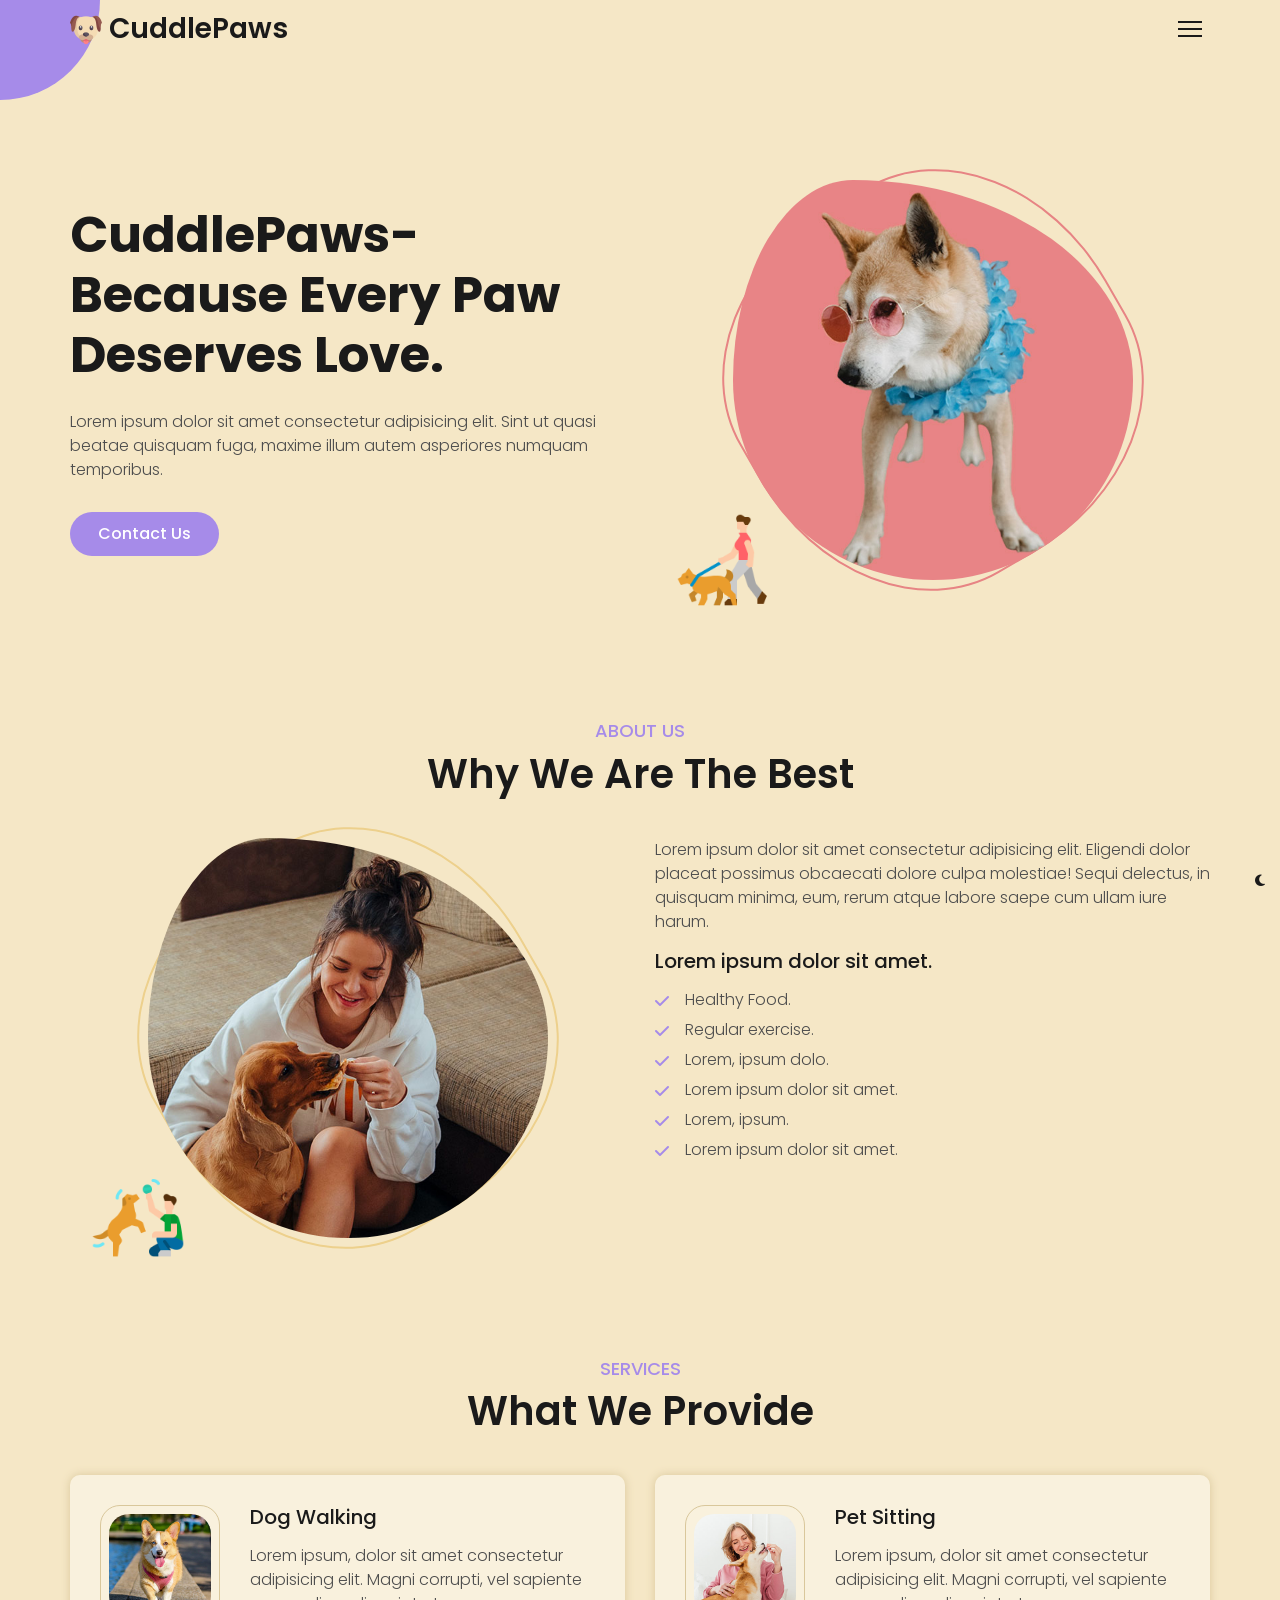
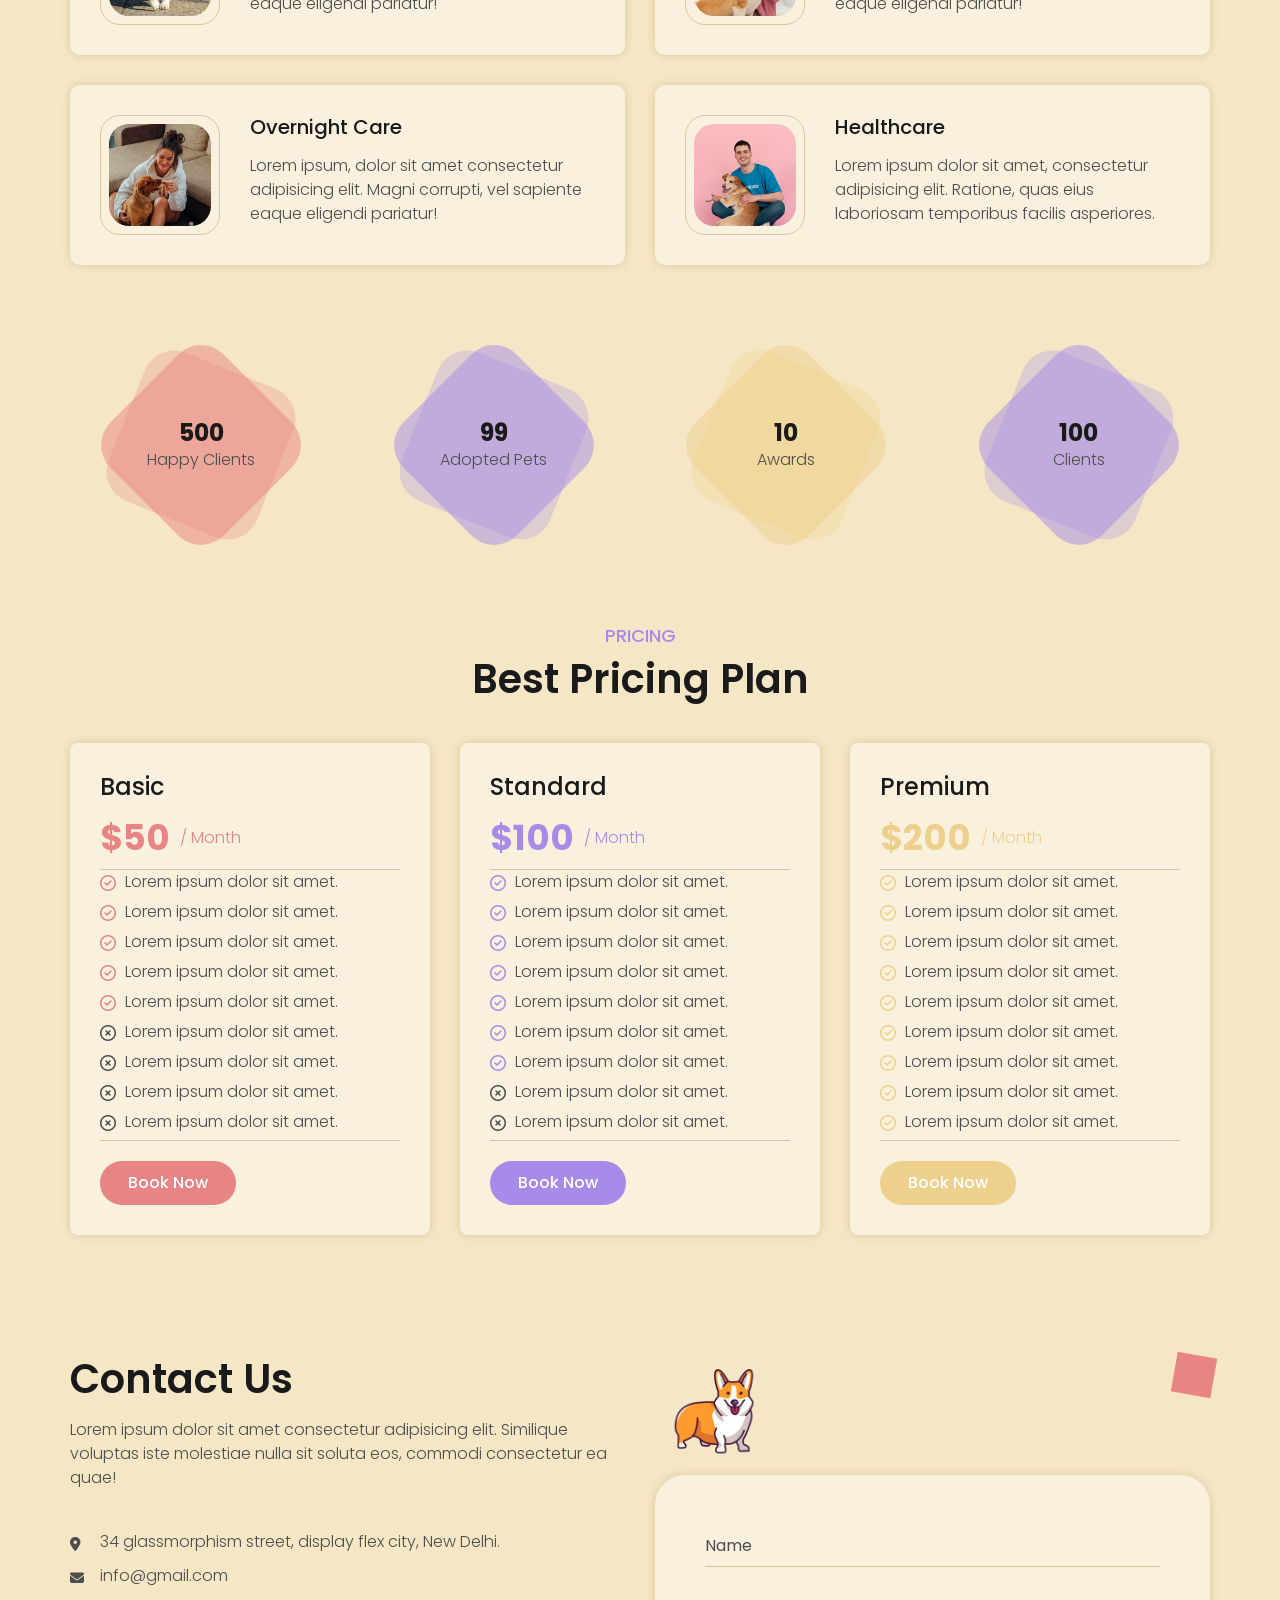
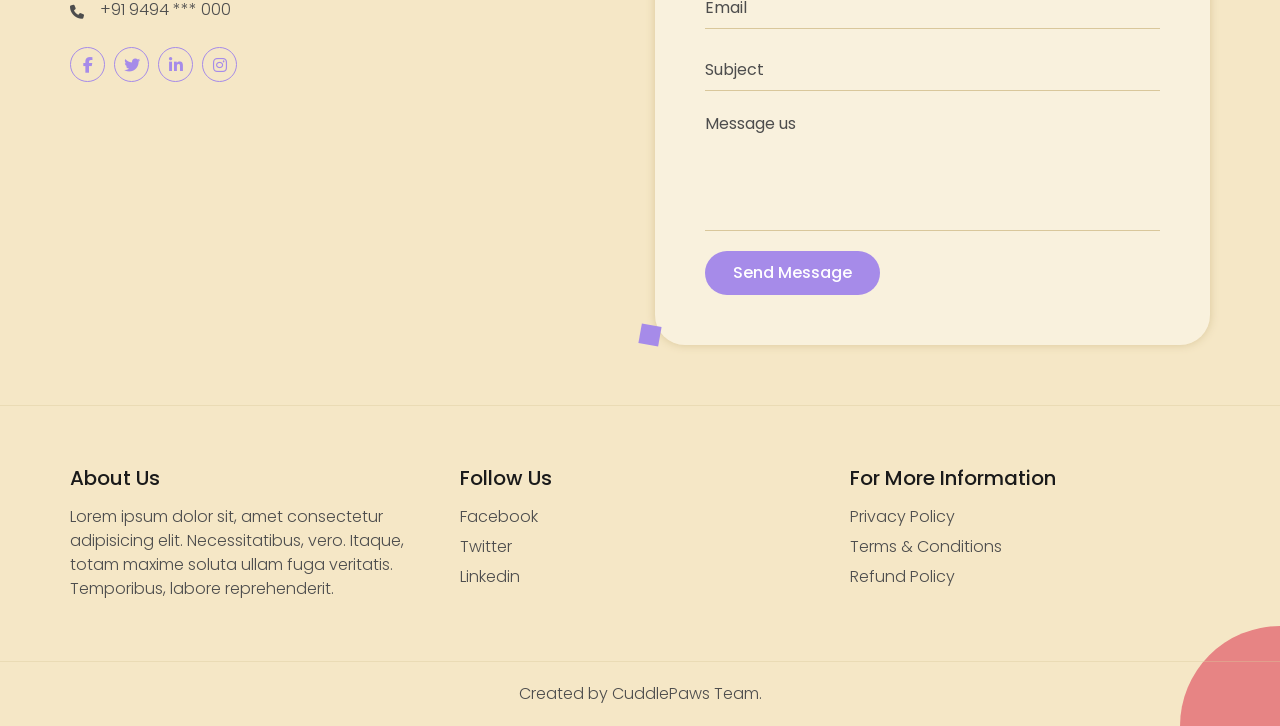
<file: index.html>
<!DOCTYPE html>
<html lang="en">
<head>
    <meta charset="UTF-8">
    <meta name="viewport" content="width=device-width, initial-scale=1.0">
    <title>CuddlePaws- Pet Care </title>
    <link rel="stylesheet" href="font-awesome.css">
    <link rel="stylesheet" href="style.css">
</head>
<body>
    <!-- preloader start -->
     <div class="preloader js-preloader">
        <img src="img/logo.png" alt="preloader">

     </div>

     <!-- preloader end -->


    <!-- header start -->
     <header class="header">
        <div class="container">
            <div class="header-main">
                <div class="logo">
                    <a href="#" ><img src="img/logo.png" alt="logo">CuddlePaws</a>
                </div>
                <button type="button" class="nav-toggler js-nav-toggler">
                    <span></span>
                </button>
                <nav class="nav js-nav">
                    <ul>
                        <li style="--item:0"><a href="#home">home</a></li>
                        <li style="--item:1"><a href="#about">about</a></li>
                        <li style="--item:2"><a href="#services">services</a></li>
                        <li style="--item:3"><a href="#pricing">pricing</a></li>
                        <li style="--item:4"><a href="#contact">contact</a></li>
                    </ul>
                </nav>
            </div>
        </div>
     </header>
     <!-- header end -->
    <!-- home section start -->
     <section class="home" id="home">
        <div class="container">
            <div class="row">
                <div class="home-text">
                    <h1>CuddlePaws-Because Every Paw Deserves Love.</h1>
                    <p>Lorem ipsum dolor sit amet consectetur adipisicing elit. Sint ut quasi beatae quisquam fuga, maxime illum autem asperiores numquam temporibus.</p>
                    <a href="#contact" class="btn">contact us</a>
                </div>
                <div class="home-img">
                <div class="fancy-br-box">
                    <img src="img/home-img.jpg" alt="img">
                    <div class="icon-box">
                        <img src="img/icon/1.png" alt="icon">
                    </div>
                </div>  
                </div>
            </div>
        </div>
     </section>
     <!-- home section end -->
      <!-- about section start -->
        <section class="about section-padding" id="about">
            <div class="container">
                <div class="section-title">
                    <h2 class="title">about us</h2>
                    <p class="sub-title">Why we are the best</p>
                </div>
                <div class="row">
                    <div class="about-img">
                        <div class="fancy-br-box">
                            <img src="img/about-img.jpg" alt="img">
                        <div class="icon-box">
                            <img src="img/icon/2.png" alt="icon">
                        </div>
                    </div>
                    </div>
                    <div class="about-text">
                       <p>Lorem ipsum dolor sit amet consectetur adipisicing elit. Eligendi dolor placeat possimus obcaecati dolore culpa molestiae! Sequi delectus, in quisquam minima, eum, rerum atque labore saepe cum ullam iure harum.</p> 
                       <h3>Lorem ipsum dolor sit amet.</h3>
                       <ul>
                      <li><i class="fas fa-check"></i> Healthy Food.</li>
                        <li><i class="fas fa-check"></i>Regular exercise.</li>
                        <li> <i class="fas fa-check"></i>Lorem, ipsum dolo.</li>
                        <li> <i class="fas fa-check"></i>Lorem ipsum dolor sit amet.</li>
                        <li><i class="fas fa-check"></i>Lorem, ipsum.</li>
                         <li> <i class="fas fa-check"></i>Lorem ipsum dolor sit amet.</li> 
                       </ul>                   
                    </div>
                </div>
                </div>
            
        </section>
       <!-- about section end  -->

         <!-- services section start -->
          <section class="services section-padding" id="services">
            <div class="container">
                <div class="section-title">
                    <h2 class="title">services</h2>
                    <p class="sub-title">What we provide</p>
                </div>
                <div class="row">
                    <!-- services item start -->
                    <div class="services-item">
                        <div class="img-box">
                            <img src="img/service/1.jpg" alt="img">
                        </div>
                        <div class="text">
                            <h3>dog walking</h3>
                            <p>Lorem ipsum, dolor sit amet consectetur adipisicing elit. Magni corrupti, vel sapiente eaque eligendi pariatur!</p>
                        </div>
                        </div>
                   <!--  services item end  -->
               <!-- services item start -->
               <div class="services-item">
                     <div class="img-box">
                <img src="img/service/2.jpg" alt="img">
                     </div>
                <div class="text">
                  <h3>pet sitting</h3>
             <p>Lorem ipsum, dolor sit amet consectetur adipisicing elit. Magni corrupti, vel sapiente eaque eligendi pariatur!</p>
                     </div>
                     </div>
           <!--  services item end  -->
                    <!-- services item start -->
                     <div class="services-item">
                        <div class="img-box">
                            <img src="img/service/3.jpg" alt="img">
                        </div>
                        <div class="text">
                            <h3>overnight care</h3>
                            <p>Lorem ipsum, dolor sit amet consectetur adipisicing elit. Magni corrupti, vel sapiente eaque eligendi pariatur!</p>
                        </div>
                        </div>
                   <!--  services item end  -->
                     <!-- services item start -->
                      <div class="services-item">
                        <div class="img-box">
                            <img src="img/service/4.jpg" alt="img">
                        </div>
                        <div class="text">
                            <h3>healthcare</h3>
                            <p>Lorem ipsum dolor sit amet, consectetur adipisicing elit. Ratione, quas eius laboriosam temporibus facilis asperiores.</p>
                        </div>
                      </div>
                      <!--  services item end  -->
                </div>
            </div>
          </section>
         <!-- services section end -->


          <!-- fun fact section start -->
           <section class="funfact">
            <div class="container">
                <div class="row">
            <!-- fun fact item start -->
             <div class="fun-fact-item">
                <div class="box">
                    <h2>500</h2>
                    <p>happy clients</p>
                </div>
             </div>
                    <!-- fun fact item start -->
             <div class="fun-fact-item">
                <div class="box">
                    <h2>99</h2>
                    <p>adopted pets</p>
                </div>
             </div>
                <!-- fun fact item start -->
             <div class="fun-fact-item">
                <div class="box">
                    <h2>10</h2>
                    <p>awards</p>
                </div>
             </div>
                <!-- fun fact item start -->
             <div class="fun-fact-item">
                <div class="box">
                    <h2>100</h2>
                    <p>clients</p>
                </div>
             </div>
             <!-- fun fact item end -->

                </div>
            </div>
           </section>
           <!-- fun fact section end -->

            <!-- pricing section start -->
             <section class="pricing section-padding" id="pricing">
                <div class="container">
                    <div class="section-title">
                        <h2 class="title">pricing</h2>
                        <p class="sub-title">best pricing plan</p>
                    </div>
                    <div class="row">
                        <!-- pricing item start -->
                         <div class="pricing-item pricing-1">
                            <div  class="pricing-header">
                                <h3 data-text="basic"><span>basic</span></h3>
                                <div class="price">
                                    $50<span>/ Month</span>
                                </div>
                            </div>
                            <div class="pricing-body">
                                <ul>
                                    <li><i class="far fa-check-circle"></i>Lorem ipsum dolor sit amet.</li>
                                    <li><i class="far fa-check-circle"></i>Lorem ipsum dolor sit amet.</li>
                                    <li><i class="far fa-check-circle"></i>Lorem ipsum dolor sit amet.</li>
                                    <li><i class="far fa-check-circle"></i>Lorem ipsum dolor sit amet.</li>
                                    <li><i class="far fa-check-circle"></i>Lorem ipsum dolor sit amet.</li>
                                    <li><i class="far fa-times-circle"></i>Lorem ipsum dolor sit amet.</li>
                                    <li><i class="far fa-times-circle"></i>Lorem ipsum dolor sit amet.</li>
                                    <li><i class="far fa-times-circle"></i>Lorem ipsum dolor sit amet.</li>
                                    <li><i class="far fa-times-circle"></i>Lorem ipsum dolor sit amet.</li>
                                  </ul>
                            </div>
                            <div class="pricing-footer">
                             <a href="#" class="btn">book now</a>   
                            </div>
                         </div>
                         <!-- pricing item end -->
                            <!-- pricing item start -->
                         <div class="pricing-item pricing-2">
                            <div  class="pricing-header">
                                <h3 data-text="standard"><span>standard</span></h3>
                                <div class="price">
                                    $100<span>/ Month</span>
                                </div>
                            </div>
                            <div class="pricing-body">
                                <ul>
                                    <li><i class="far fa-check-circle"></i>Lorem ipsum dolor sit amet.</li>
                                    <li><i class="far fa-check-circle"></i>Lorem ipsum dolor sit amet.</li>
                                    <li><i class="far fa-check-circle"></i>Lorem ipsum dolor sit amet.</li>
                                    <li><i class="far fa-check-circle"></i>Lorem ipsum dolor sit amet.</li>
                                    <li><i class="far fa-check-circle"></i>Lorem ipsum dolor sit amet.</li>
                                    <li><i class="far fa-check-circle"></i>Lorem ipsum dolor sit amet.</li>
                                    <li><i class="far fa-check-circle"></i>Lorem ipsum dolor sit amet.</li>
                                    <li><i class="far fa-times-circle"></i>Lorem ipsum dolor sit amet.</li>
                                    <li><i class="far fa-times-circle"></i>Lorem ipsum dolor sit amet.</li>
                                  </ul>
                            </div>
                            <div class="pricing-footer">
                             <a href="#" class="btn">book now</a>   
                            </div>
                         </div>
                         <!-- pricing item end -->
                            <!-- pricing item start -->
                         <div class="pricing-item pricing-3">
                            <div  class="pricing-header">
                                <h3 data-text="premium"><span>premium</span></h3>
                                <div class="price">
                                    $200<span>/ Month</span>
                                </div>
                            </div>
                            <div class="pricing-body">
                                <ul>
                                    <li><i class="far fa-check-circle"></i>Lorem ipsum dolor sit amet.</li>
                                    <li><i class="far fa-check-circle"></i>Lorem ipsum dolor sit amet.</li>
                                    <li><i class="far fa-check-circle"></i>Lorem ipsum dolor sit amet.</li>
                                    <li><i class="far fa-check-circle"></i>Lorem ipsum dolor sit amet.</li>
                                    <li><i class="far fa-check-circle"></i>Lorem ipsum dolor sit amet.</li>
                                    <li><i class="far fa-check-circle"></i>Lorem ipsum dolor sit amet.</li>
                                    <li><i class="far fa-check-circle"></i>Lorem ipsum dolor sit amet.</li>
                                    <li><i class="far fa-check-circle"></i>Lorem ipsum dolor sit amet.</li>
                                    <li><i class="far fa-check-circle"></i>Lorem ipsum dolor sit amet.</li>
                                  </ul>
                            </div>
                            <div class="pricing-footer">
                             <a href="#" class="btn">book now</a>   
                            </div>
                        </div>
                         <!-- pricing item end -->
                        </div>
                    </div>
                 </section>
                     <!-- pricing section end -->

                          <!-- contact section start -->
                           <section class="contact section-padding" id="contact">
                            <div class="container">
                                <div class="row">
                                    <div class="contact-details">
                                        <div class="section-title">
                                            <p class="sub-title">contact us</p>
                                        </div>
                                        <div class="text-1">
                                            <p>Lorem ipsum dolor sit amet consectetur adipisicing elit. Similique voluptas iste molestiae nulla sit soluta eos, commodi consectetur ea quae!</p>
                                        </div>
                                        <div class="contact-info">
                                            <div class="contact-info-item">
                                                <i class="fas fa-map-marker-alt"></i>
                                                <p>34 glassmorphism street, display flex city, New Delhi.</p>
                                            </div>
                                            <div class="contact-info-item">
                                                <i class="fas fa-envelope"></i>
                                                <p>info@gmail.com</p>
                                            </div>
                                            <div class="contact-info-item">
                                                <i class="fas fa-phone"></i>
                                                <p>+91 9494 *** 000</p>
                                            </div>
                                        </div>
                                        <div class="social-links">
                                            <a href="#" title="facebook"><i class="fab fa-facebook-f"></i></a>
                                            <a href="#" title="twitter"><i class="fab fa-twitter"></i></a>
                                            <a href="#" title="linkedin"><i class="fab fa-linkedin-in"></i></a>
                                            <a href="#" title="instagram"><i class="fab fa-instagram"></i></a>
                                        </div>
                                    </div>
                                    <div class="contact-form">
                                        <div class="icon-box">
                                            <img src="img/icon/3.png" alt="icon">
                                        </div>
                                        <div class="contact-box">
                                            <form action="">
                                                <div class="input-box">
                                                    <input type="text" placeholder="Name" class="input-control">
                                                </div>
                                                <div class="input-box">
                                                    <input type="text" placeholder="Email" class="input-control">
                                                </div>
                                                <div class="input-box">
                                                    <input type="text" placeholder="Subject" class="input-control">
                                                </div>
                                                <div class="input-box">
                                                    <textarea placeholder="Message us" class="input-control"></textarea>
                                                </div>
                                                <button type="submit" class="btn">Send Message</button>
                                            </form>
                                        </div>
                                    </div>
                                </div>
                            </div>
                           </section>                  
                           <!-- contact section end-->
                            <!-- footer section start -->
                             <footer class="footer">
                                <div class="footer-top">
                                    <div class="container">
                                        <div class="row">
                                            <div class="footer-item">
                                                <h3>about us</h3>
                                                <p>Lorem ipsum dolor sit, amet consectetur adipisicing elit. Necessitatibus, vero. Itaque, totam maxime soluta ullam fuga veritatis. Temporibus, labore reprehenderit.</p>
                                            </div>
                                            <div class="footer-item">
                                                <h3>follow us</h3>
                                                <ul>
                                                    <li><a href="#">facebook</a></li>
                                                    <li><a href="#">twitter</a></li>
                                                    <li><a href="#">linkedin</a></li>
                                                </ul>
                                            </div>
                                            <div class="footer-item">
                                                <h3>for more information</h3>
                                                <ul>
                                                    <li><a href="#">privacy policy</a></li>
                                                    <li><a href="#">terms & conditions</a></li>
                                                    <li><a href="#">refund policy</a></li>
                                                </ul>
                                            </div>
                                        </div>
                                    </div>
                                </div>
                                <div class="footer-bottom">
                                    <div class="container">
                                        <p>Created by CuddlePaws Team.</p>
                                    </div>
                                </div>
                             </footer>
                             <!-- footer section end -->
                              <!-- theme light dark switcher start -->
                               <button type="button" class="switcher-btn js-switcher-btn">
                                <i class="fas"></i>
                               </button>
                               <!-- theme light dark switcher end -->

 <script src="script.js"></script>   
</body>
</html>
</file>
<file: style.css>
/*01. = fonts*/
  @import url('https://fonts.googleapis.com/css2?family=Poppins:wght@300;400;500;600;700&display=swap');



  /*02. = variables*/

:root{
    --main-color:hsl(257,68%,73%);
    --light-red:hsl(0,67%,71%);
    --light-yellow:hsl(42,73%,74%);
    --black-90:hsl(0,0%,10%);
    --black-70:hsl(0,0%,30%);
    --white:hsl(0,0%,100%);
    --white-alpha-40: hsla(0,0%,100%,0.4);
    --white-alpha-50:hsla(0,0%,100%,0.5);
    --body-bg-color:hsl(42,71%,87%);
    --border-color-1:hsl(42,45%,73%);
    --border-color-2:hsla(44,45%,73%,0.4);
    --shad0w-color:hsl(42,45%,73%);
}

  /*03. = override variables for dark theme*/
  body.dark{
    --body-bg-color: hsl(258, 14%, 18%);
    --white-alpha-40:hsla(0, 0%, 100%, 0.05);
    --black-90: hsl(0, 0%, 100%);
    --black-70:hsla(0, 0%, 100%, 0.7);
    --border-color-1:hsla(0, 0%, 100%, 0.12);
    --border-color-2:hsla(0, 0%, 100%, 0.05);
    --shadow-color:hsla(0, 0%, 0%, 0.15); 
   }



  /*04. = base*/
  html{
    scroll-behavior: smooth;
  }
  *{
    box-sizing: border-box;
    margin: 0;
    padding: 0;
  }
::before,
::after{
    box-sizing: border-box;
}
body{
    font-family: "Poppins", sans-serif;
    font-weight: 300;
    font-size: 16px;
    background-color: var(--body-bg-color);
    color: var(--black-70);
    overflow-x: hidden;
    line-height: 1.5;
    -webkit-top-highlight-color:transparent;
}
h1,h2,h3,h4,h5,h6{
    line-height: 1.2;
    color: var(--black-90);
}
h3{
  font-size: 20px;
  font-weight: 500;
}
a{
    text-decoration: none;
    color: var(--main-color);

}
img{
    max-width: 100%;
    vertical-align: middle;
}
ul{
  list-style: none;
}
::selection{
  color: var(--white);
  background-color: var(--main-color);
}
::-webkit-scrollbar{
  width: 5px;
}
::-webkit-scrollbar-track{
  background-color: var(--body-bg-color);
}
::-webkit-scrollbar-thumb{
  background-color: var(--main-color);
}
  /*05. = container*/
  .container{
    max-width: 1170px;
    margin: auto;
    padding: 0 15px;
  }



  /*06. = row*/
  .row{
  --cols: 12;
  display: grid;
  grid-template-columns: repeat(var(--cols),minmax(0,1fr));
  grid-gap:30px;
  }

  /*07. = section*/
  .section-padding{
 padding: 60px 0;
  }
.section-title{
  text-align: center;
  margin-bottom: 40px;
}
.section-title .title{
  font-size: 18px;
  font-weight: 500;
  text-transform: uppercase;
  color: var(--main-color);
  margin: 0 0 8px;
}
.section-title .sub-title{
  font-size: 40px;
  font-weight: 600;
  color: var(--black-90);
  text-transform: capitalize;
  line-height: 1.2;
}


  /*08. = buttons*/
  button{
    cursor: pointer;
  }
  .btn{
    display: inline-block;
    padding: 10px 28px;
    background-color: var(--main-color);
    color: var(--white);
    border-radius: 30px;
    font-weight: 500;
    font-size: 16px;
    text-transform: capitalize;
    line-height: 1.5;
    font-family: inherit;
    border: none;
    vertical-align: middle;
    user-select: none;
    position: relative;
    overflow: hidden;
  }
  .btn::before,
  .btn::after{
    content: "";
    position: absolute;
    background-color: var(--white-alpha-50);
  }
  .btn::before{
    height: 8px;
    width: 8px;
    left: -8px;
    top: 6px;
  }
  .btn::after{
    height: 10px;
    width: 10px;
    right: -10px;
    bottom: 6px;
    transition: right 0.2s ease;
  }
  .btn:hover::before{
    left: 14px;
  }
  .btn:hover::after{
    right: 14px;
  }
  .btn:hover::before,
  .btn:hover::after{
    animation: spin 2s linear infinite;
  }



  /*09. = forms*/
  .input-box{
    margin-bottom: 20px;
  }
  .input-control::placeholder{
    color: var(--black-70);
  }
  .input-control{
    display: block;
    width: 100%;
    height: 42px;
    background-color: transparent;
    border: none;
    border-bottom: 1px solid var(--border-color-1);
    font-size: 16px;
    font-family: inherit;
    color: var(--black-90);
  }
  .input-control:focus{
    outline: none;
  }
  textarea.input-control{
    height: 120px;
    resize: none;

  }



  /*10. = fancy border-radius box*/
  .fancy-br-box{
    height: 400px;
    width: 400px;
    margin: auto;
    position: relative;
    z-index: 1;
  }
  .fancy-br-box::before{
    content: "";
    position: absolute;
    left: 0;
    top: 0;
    height: 100%;
    width: 100%;
    border: 2px solid transparent;
    border-radius: 50% 40% / 40% 50%;
    transform:rotate(150deg);
    z-index:-1;
  }
  .fancy-br-box > img{
    border-radius: 30% 70% 50% 50% / 50%;
  }


  /*11. = theme light dark switcher*/
  .switcher-btn{
    height: 40px;
    width: 40px;
    position: fixed;
    right: 0;
    bottom: 0;
    color: var(--black-90);
    z-index: 3;
    border-radius: 50%;
    border: none;
    background-color: transparent;
  }
  .switcher-btn::before{
    content: "";
    position: absolute;
    left: 0;
    top: 0;
    height: 100%;
    width: 100%;
    background-color: var(--main-color);
    z-index: -1;
    border-radius: 50%;
    transition: transform 0.3s ease;
    transform: scale(0);
  }
  .switcher-btn:hover::before{
    transform: scale(1);
  }


  /*12. = animation keyframes*/
  @keyframes moveX {
    0%,100%{
      transform: translateX(0);
    }
    50%{
      transform:translateX(20px);
    }
  }
  @keyframes spin {
    0%{
      transform: rotate(0);
    }
    100%{
      transform: rotate(360deg);
    }
  }
  @keyframes zoomInOut{
    0%, 100%{
      transform: scale(1);
    }
    50%{
      transform: scale(1.1);
    }
  }


  /*13. = preloader*/
  .preloader{
    position: fixed;
    left: 0;
    top: 0;
    height: 100%;
    width: 100%;
    background-color: var(--main-color);
    z-index: 10;
    display: flex;
    transition: opacity 0.6s ease;
  }
  .preloader.fade-out{
    opacity: 0;
  }
  .preloader img{
    width: 50px;
    margin: auto;
    animation: zoomInOut 1s linear infinite;
  }



  /*14. = header*/
  .header{
    position: fixed;
    left: 0;
    top: 0;
    width: 100%;
    z-index: 2;
    padding: 8px 0;
  }
  .header-main{
    display: flex;
    align-items: center;
    justify-content: space-between;
    position: relative;
  }
  .logo a{
    font-size: 28px;
    text-transform: capitalize;
    font-weight: 600;
    color: var(--black-90);
    
  }
  .logo img{
    width: 32px;
    margin-right: 7px;
  }
  .nav-toggler{
    height: 34px;
    width: 40px;
    border: none;
    background-color: transparent;
  }
  .nav-toggler span{
    display: block;
    height: 2px;
    width: 24px;
    background-color: var(--black-90);
    margin: auto;
    position: relative;
    transition: background-color 0.3s ease;
  }
  .nav-toggler.active span{
    background-color: transparent;
  }
  .nav-toggler span::before,
  .nav-toggler span::after{
    content: "";
    position: absolute;
    left: 0;
    width: 100%;
    height: 100%;
    background-color: var(--black-90);
    transition: top 0.2s ease 0.2s, transform 0.2s ease;
  }
  .nav-toggler span::before{
    top: -7px;
  }
  .nav-toggler span::after{
    top: 7px;
  }
  .nav-toggler.active span::before,
  .nav-toggler.active span::after{
    top: 0;
    transition-delay: 0s, 0.2s;
  }
  .nav-toggler.active span::before{
    transform: rotate(45deg);
  }
  .nav-toggler.active span::after{
    transform: rotate(-45deg);
  }
  .nav{
    position: absolute;
    right: 0;
    top: 100%;
    margin-top: 8px;
    visibility: hidden;
    transition: visibility 0s ease 0.5s;
  }
  .nav.active{
    visibility: visible;
    transition-delay: 0s;
  }
  .nav li{
    background-color: var(--white-alpha-40);
    text-align: center;
    transform: translateY(20px);
    backdrop-filter: blur(5px);
    -webkit-backdrop-filter: blur(5px);
    opacity: 0;
    transition: opacity 0.5s ease, transform 0.5s ease;
    transition-delay: calc(0.05s * var(--item));
  }.nav.active li{
    opacity: 1;
    transform: translateY(0);
  }
  .nav li:first-child{
    border-radius: 10px 10px 0 0;
  }
  .nav li:last-child{
    border-radius: 0 0 10px 10px;
  }
  .nav a{
    display: block;
    padding: 8px 30px;
    font-weight: 500;
    color: var(--black-90);
    text-transform: capitalize;
    position: relative;
  }
  .nav a::before{
    content: "";
    height: 2px;
    width: 0px;
    position: absolute;
    left: 5px;
    top: 50%;
    transform: translateY(-50%);
    background-color: var(--main-color);
    transition: width 0.3s ease;
  }
  .nav a:hover::before{
    width: 12px;

  }
  


  /*15. = home section*/
  .home{
    padding: 180px 0 80px;
    position: relative;
    z-index: 1;
    overflow: hidden;
}
.home::before{
  content: "";
  position: absolute;
  left: 0;
  top: 0;
  height: 200px;
  width: 200px;
  transform: translate(-50%, -50%);
  background-color: var(--main-color);
  border-radius: 50%;
  z-index: -1;
}
.home-img,
.home-text{
    grid-column: span 6;
    align-self: center;
}
.home-text h1{
  font-size: 50px;
  text-transform: capitalize;
  margin: 0 0 25px;
}
.home-text p{
  margin: 0 0 30px;
}
.home-img .fancy-br-box::before{
    border-color: var(--light-red);
}
.home-img .icon-box{
  position: absolute;
  left: -60px;
  bottom: -30px;
  animation: moveX 4s linear infinite;
}
.home-img .icon-box img{
  width: 100px;
}

  /*16. = about section*/
  .about{
    overflow: hidden;
  }
  .about-img,
  .about-text{
    grid-column: span 6;
  }
  .about-img .fancy-br-box::before{
    border-color: var(--light-yellow) ;
  }
  .about-img .icon-box{
    position: absolute;
    left: -60px;
    bottom: -30px;
    animation: moveX 4s linear infinite;
  }
  .about-img .icon-box img{
    width: 100px;
  }
  .about-text h3{
    margin: 15px 0;
  }
.about-text ul li{
  margin-bottom: 6px;
  position: relative;
  padding-left: 30px;
}
.about-text ul i{
  color: var(--main-color);
  position: absolute;
  left: 0;
  top: 5px;
}

  /*17. = services section*/
  .services-item{
    grid-column: span 6;
    background-color: var(--white-alpha-40);
    padding: 30px;
    border-radius: 10px;
    display: flex;
    align-items: flex-start;
    box-shadow: 0 0 10px var(--shad0w-color);
  }
.services-item .img-box{
  width: 120px;
  flex-shrink: 0;
  border-radius: 20px;
  border: 1px solid var(--border-color-1);
  padding: 8px;
}
.services-item .text{
  padding-left: 30px;
}
.services-item .img-box img{
  border-radius: 20px;
}
.services-item .text{
  padding-left: 30px;
}
.services-item h3{
  text-transform: capitalize;
  margin: 0 0 15px;
}
  /*18. = fun fact section*/
  .fun-fact{
    padding: 40px 0;
  }
  .fun-fact-item{
    grid-column: span 3;
    margin: 40px 0;
    text-align: center;
  }
  .fun-fact-item .box{
    height: 160px;
    width: 160px;
    display: flex;
    flex-direction: column;
    justify-content: center;
    position: relative;
    z-index: 1;
    margin: auto;
  }
  .fun-fact-item .box::before,
  .fun-fact-item .box::after{
    content: "";
    position: absolute;
    left: 0;
    top: 0;
    height: 100%;
    width: 100%;
    border-radius: 20%;
  }
  .fun-fact-item .box::before{
    transform: rotate(22deg);
    opacity: 0.3;
    z-index: -2;
  }
  .fun-fact-item .box::after{
    transform: rotate(45deg);
    opacity: 0.5;
    z-index: -1;
  }
  .fun-fact-item:nth-child(1) .box::after,
  .fun-fact-item:nth-child(1) .box::before{
    background-color: var(--light-red);
  }
  .fun-fact-item:nth-child(4) .box::after,
  .fun-fact-item:nth-child(4) .box::before,
  .fun-fact-item:nth-child(2) .box::after,
  .fun-fact-item:nth-child(2) .box::before{  
    background-color: var(--main-color);
  }
  .fun-fact-item:nth-child(3) .box::after,
  .fun-fact-item:nth-child(3) .box::before{
    background-color: var(--light-yellow);
  }
  .fun-fact-item h3{
    font-size: 35px;
  }
  .fun-fact-item p{
    text-transform: capitalize;
  }

  /*19. = pricing section*/
.pricing-item{
  grid-column: span 4;
  background-color: var(--white-alpha-40);
  padding: 30px;
  border-radius: 8px;
  box-shadow: 0 0 10px var(--shad0w-color);
}
.pricing-header h3{
  font-size: 24px;
  text-transform: capitalize;
  position: relative;
  overflow:  hidden;
}
.pricing-header h3::before{
  content: attr(data-text);
  position: absolute;
  left: 0;
  bottom: 100%;
  transition: transform 0.5s ease;
}
.pricing-1 .pricing-body .fa-check-circle,
.pricing-1 .pricing-header .price,
.pricing-1 .pricing-header h3::before{
  color: var(--light-red);
}
.pricing-2 .pricing-body .fa-check-circle,
.pricing-2 .pricing-header .price,
.pricing-2 .pricing-header h3::before{
  color: var(--main-color);
}
.pricing-3 .pricing-body .fa-check-circle,
.pricing-3 .pricing-header .price,
.pricing-3 .pricing-header h3::before{
  color: var(--light-yellow);
}.pricing-header h3 span{
  display: block;
  transition: transform 0.5s ease;
} 
.pricing-item:hover .pricing-header h3 span,
.pricing-item:hover .pricing-header h3::before{
  transform: translateY(100%);
}
.pricing-header .price{
  font-size: 35px;
  display: flex;
  align-items: center;
  font-weight: bold;
  margin-top: 10px;
  border-bottom: 1px solid var(--border-color-1);
  padding-bottom: 5px;
}
.pricing-header .price span{
     font-size: 16px;
     margin-left: 10px;
     font-weight: 300;
}
.price-body{
  padding: 15px 0 20px;
}
.pricing-body li{
  margin-bottom: 6px;
  position: relative;
  padding-left: 25px;
}
.pricing-body i{
  position: absolute;
  left: 0;
  top: 5px;
}
.pricing-footer{
  border-top: 1px solid var(--border-color-1);
  padding-top: 20px;
}
.pricing-1 .pricing-footer .btn{
  background-color: var(--light-red);
}
.pricing-2 .pricing-footer .btn{
  background-color: var(--main-color);
}
.pricing-3 .pricing-footer .btn{
  background-color: var(--light-yellow);
}



  /*20. = contact section*/
  .contact{
    overflow: hidden;
  }
  .contact-details,
  .contact-form{
    grid-column: span 6;
    position: relative;
  }
  .contact .section-title{
    text-align: left;
    margin-bottom: 15px;
  }
.contact-details .text-1{
  margin-bottom: 40px;
}
.contact-info-item{
   position: relative;
   margin-bottom: 10px;
   padding-left: 30px;
}
.contact-info-item i{
  position: absolute;
  left: 0;
  top: 7px;
  font-size: 14px;
}
.contact-details .social-links{
  margin-top: 25px;
}
.contact-details .social-links a{
  height: 35px;
  width: 35px;
  color: var(--main-color);
  display: inline-flex;
  align-items: center;
  justify-content: center;
  border: 1px solid var(--main-color);
  border-radius: 50%;
  margin-right: 5px;
  transition: color 0.3s ease;
  position: relative;
}
.contact-details .social-links a:hover{
  color: var(--white);
}
.contact-details .social-links a::before{
  content: "";
  position: absolute;
  left: 0;
  top: 0;
  height: 100%;
  width: 100%;
  background-color: var(--main-color);
  border-radius: 50%;
  z-index: -1;
  transform: scale(0);
  transition: transform 0.3s ease;
}
.contact-details .social-links a:hover::before{
  transform: scale(1);
}
.contact-form::before,
.contact-form::after{
  content: "";
  position: absolute;
  transform: rotate(10deg);
}
.contact-form::before{
  right: -4px;
  top: 0px;
  height: 40px;
  width: 40px;
  background-color: var(--light-red);
  z-index: -1;
}
.contact-form::after{
  left: -15px;
  bottom: 0;
  height: 20px;
  width: 20px;
  background-color: var(--main-color);
}
.contact-form .icon-box{
  width: 120px;
  animation: moveX 4s linear infinite;
}
.contact-box{
  background-color: var(--white-alpha-40);
  padding: 50px;
  border-radius: 30px;
  box-shadow: 0 0 10px var(--shad0w-color);
}
 /*21. = footer*/ 
 .footer{
  position: relative;
  z-index: 1;
  overflow: hidden;
 }
 .footer::after{
  content: "";
  position: absolute;
  right: 0;
  bottom: 0;
  height: 200px;
  width: 200px;
  transform: translate(50%, 50%);
  background-color: var(--light-red);
  border-radius: 50%;
  z-index: -1;

 }
 .footer-top{
  padding: 60px 0;
  border-top: 1px solid var(--border-color-2);
 }
 .footer-item{
  grid-column: span 4;
 }
 .footer-item h3{
  text-transform: capitalize;
  margin: 0 0 15px;
 }
 .footer ul li{
  margin-bottom: 6px;
 }
 .footer ul a{
  display: inline-block;
  color: var(--black-70);
  text-transform: capitalize;
  transition: color 0.3s ease;
 }
 .footer ul a:hover{
  color: var(--main-color);
 }
.footer-bottom{
  border-top: 1px solid var(--border-color-2);
  padding: 20px 0;
  text-align: center;

}

  /*22. = responsive*/
  @media(max-width: 1199px){
    .container{
      padding: 0 30px;
    }
  }
  @media(max-width: 991px){
    .fancy-br-box{
      height: 280px;
      width: 280px;
    }
    .home-text h1{ 
      font-size: 35px;
    }
    .section-title .sub-title{
      font-size: 32px;
    }
    .services-item{
      flex-direction: column;
      text-align: center;
      align-items: center;
    }
    .services-item .img-box{
      margin-bottom: 20px;
    }
    .services-item .text{
      padding-left: 0;
    }
    .fun-fact-item{
      grid-column: span 6;
    }
    .pricing-item{
      grid-column: span 6;
    }
    .contact-box{
      padding: 30px;
    }
    .footer-item{
      grid-column: span 6;
    }
  }
  @media(max-width: 767px){
    .container{
      padding: 0 15px;
    }
    .home{
      padding: 140px 0 80px;
    }
    .home-img, .home-text{
      grid-column: span 12;
    }
    .home-img{
      order: -1;
    }
    .home-text{
      margin-top: 60px;
    }
    .section-title, .sub-title{
      font-size: 26px;
    }
    .about-img, .about-text{
      grid-column: span 12;
    }
    .about-text{
      margin-top: 60px;
    }
    .pricing-item{
      grid-column: span 12;
    }
    .contact-details, .contact-form{
      grid-column: span 12;
    }
    .contact-form{
      margin-top: 40px;
    }
  }
  @media(max-width:575px){
    .services-item{
      grid-column: span 12;
    }
    .fun-fact-item{
      grid-column: span 12;
    }
    .footer-item{
      grid-column: span 12;
    }
    .row{
      grid-gap: 15px;
    }

  }
</file>
